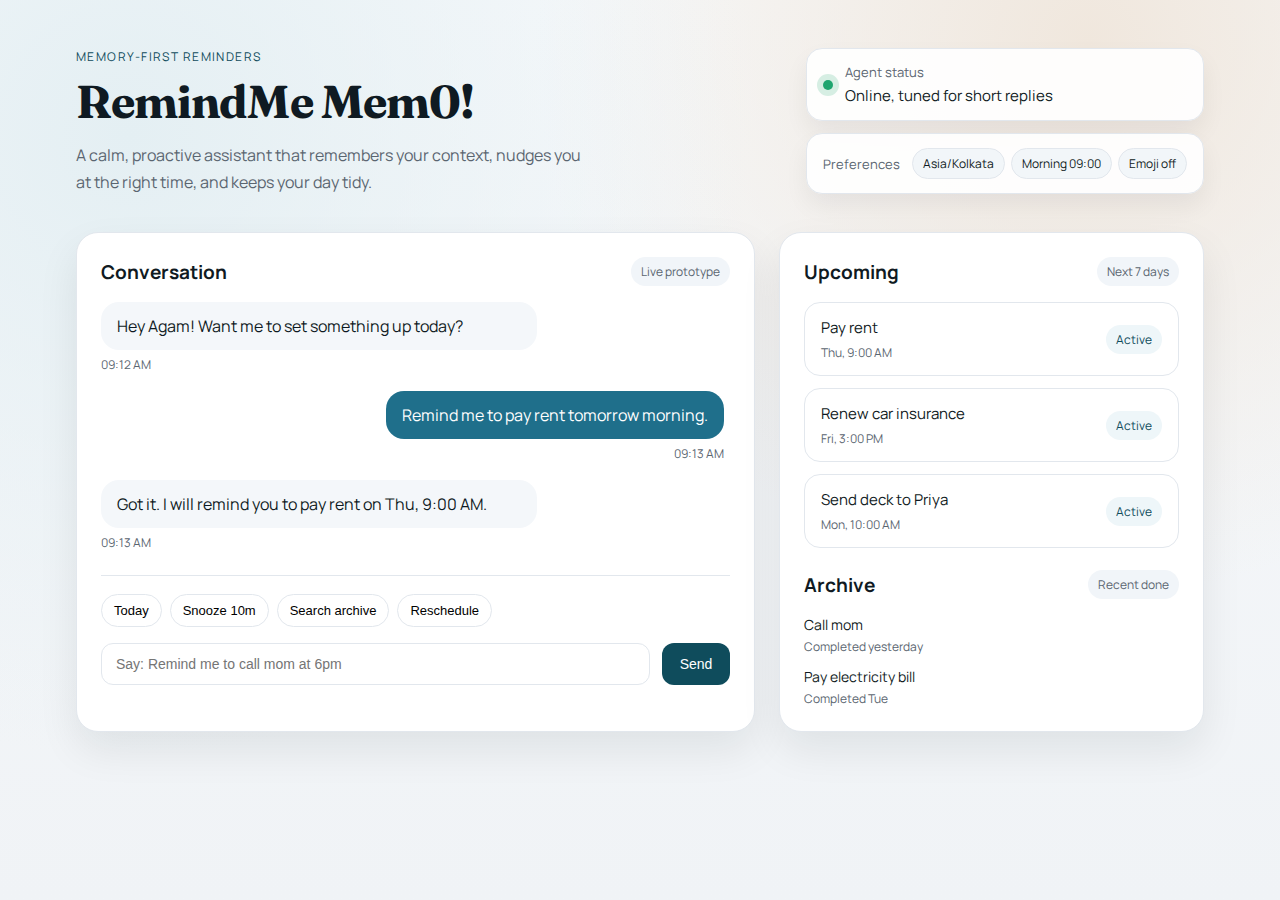
<file: chat-ui/index.html>
<!doctype html>
<html lang="en">
  <head>
    <meta charset="UTF-8" />
    <meta name="viewport" content="width=device-width, initial-scale=1.0" />
    <title>RemindMe Mem0!</title>
    <link rel="preconnect" href="https://fonts.googleapis.com" />
    <link rel="preconnect" href="https://fonts.gstatic.com" crossorigin />
    <link
      href="https://fonts.googleapis.com/css2?family=Fraunces:opsz,wght@9..144,400;600&family=Manrope:wght@400;500;600&display=swap"
      rel="stylesheet"
    />
    <link rel="stylesheet" href="styles.css" />
  </head>
  <body>
    <div class="page">
      <header class="hero">
        <div>
          <p class="eyebrow">Memory-first reminders</p>
          <h1>RemindMe Mem0!</h1>
          <p class="subhead">
            A calm, proactive assistant that remembers your context, nudges you
            at the right time, and keeps your day tidy.
          </p>
        </div>
        <div class="status">
          <div class="status-card">
            <span class="dot"></span>
            <div>
              <p class="status-title">Agent status</p>
              <p class="status-body">Online, tuned for short replies</p>
            </div>
          </div>
          <div class="status-card">
            <p class="status-title">Preferences</p>
            <div class="chips">
              <span>Asia/Kolkata</span>
              <span>Morning 09:00</span>
              <span>Emoji off</span>
            </div>
          </div>
        </div>
      </header>

      <main class="workspace">
        <section class="panel conversation">
          <div class="panel-header">
            <h2>Conversation</h2>
            <span class="panel-tag">Live prototype</span>
          </div>

          <div id="chat" class="chat">
            <div class="message bot">
              <p class="bubble">
                Hey Agam! Want me to set something up today?
              </p>
              <span class="meta">09:12 AM</span>
            </div>
            <div class="message user">
              <p class="bubble">Remind me to pay rent tomorrow morning.</p>
              <span class="meta">09:13 AM</span>
            </div>
            <div class="message bot">
              <p class="bubble">
                Got it. I will remind you to pay rent on Thu, 9:00 AM.
              </p>
              <span class="meta">09:13 AM</span>
            </div>
          </div>

          <div class="composer">
            <div class="quick-actions">
              <button data-quick="What is coming up today?">Today</button>
              <button data-quick="Snooze 10 minutes">Snooze 10m</button>
              <button data-quick="Show completed rent reminders">
                Search archive
              </button>
              <button data-quick="Reschedule to 6pm">Reschedule</button>
            </div>
            <div class="input-row">
              <input
                id="input"
                type="text"
                placeholder="Say: Remind me to call mom at 6pm"
                autocomplete="off"
              />
              <button id="send">Send</button>
            </div>
          </div>
        </section>

        <aside class="panel summary">
          <div class="panel-header">
            <h2>Upcoming</h2>
            <span class="panel-tag">Next 7 days</span>
          </div>
          <div class="cards" id="upcoming">
            <div class="card">
              <div>
                <p class="card-title">Pay rent</p>
                <p class="card-sub">Thu, 9:00 AM</p>
              </div>
              <span class="pill">Active</span>
            </div>
            <div class="card">
              <div>
                <p class="card-title">Renew car insurance</p>
                <p class="card-sub">Fri, 3:00 PM</p>
              </div>
              <span class="pill">Active</span>
            </div>
            <div class="card">
              <div>
                <p class="card-title">Send deck to Priya</p>
                <p class="card-sub">Mon, 10:00 AM</p>
              </div>
              <span class="pill">Active</span>
            </div>
          </div>

          <div class="panel-header spaced">
            <h2>Archive</h2>
            <span class="panel-tag">Recent done</span>
          </div>
          <div class="archive" id="archive">
            <div>
              <p class="archive-title">Call mom</p>
              <p class="archive-sub">Completed yesterday</p>
            </div>
            <div>
              <p class="archive-title">Pay electricity bill</p>
              <p class="archive-sub">Completed Tue</p>
            </div>
          </div>
        </aside>
      </main>
    </div>

    <script src="app.js"></script>
  </body>
</html>
</file>
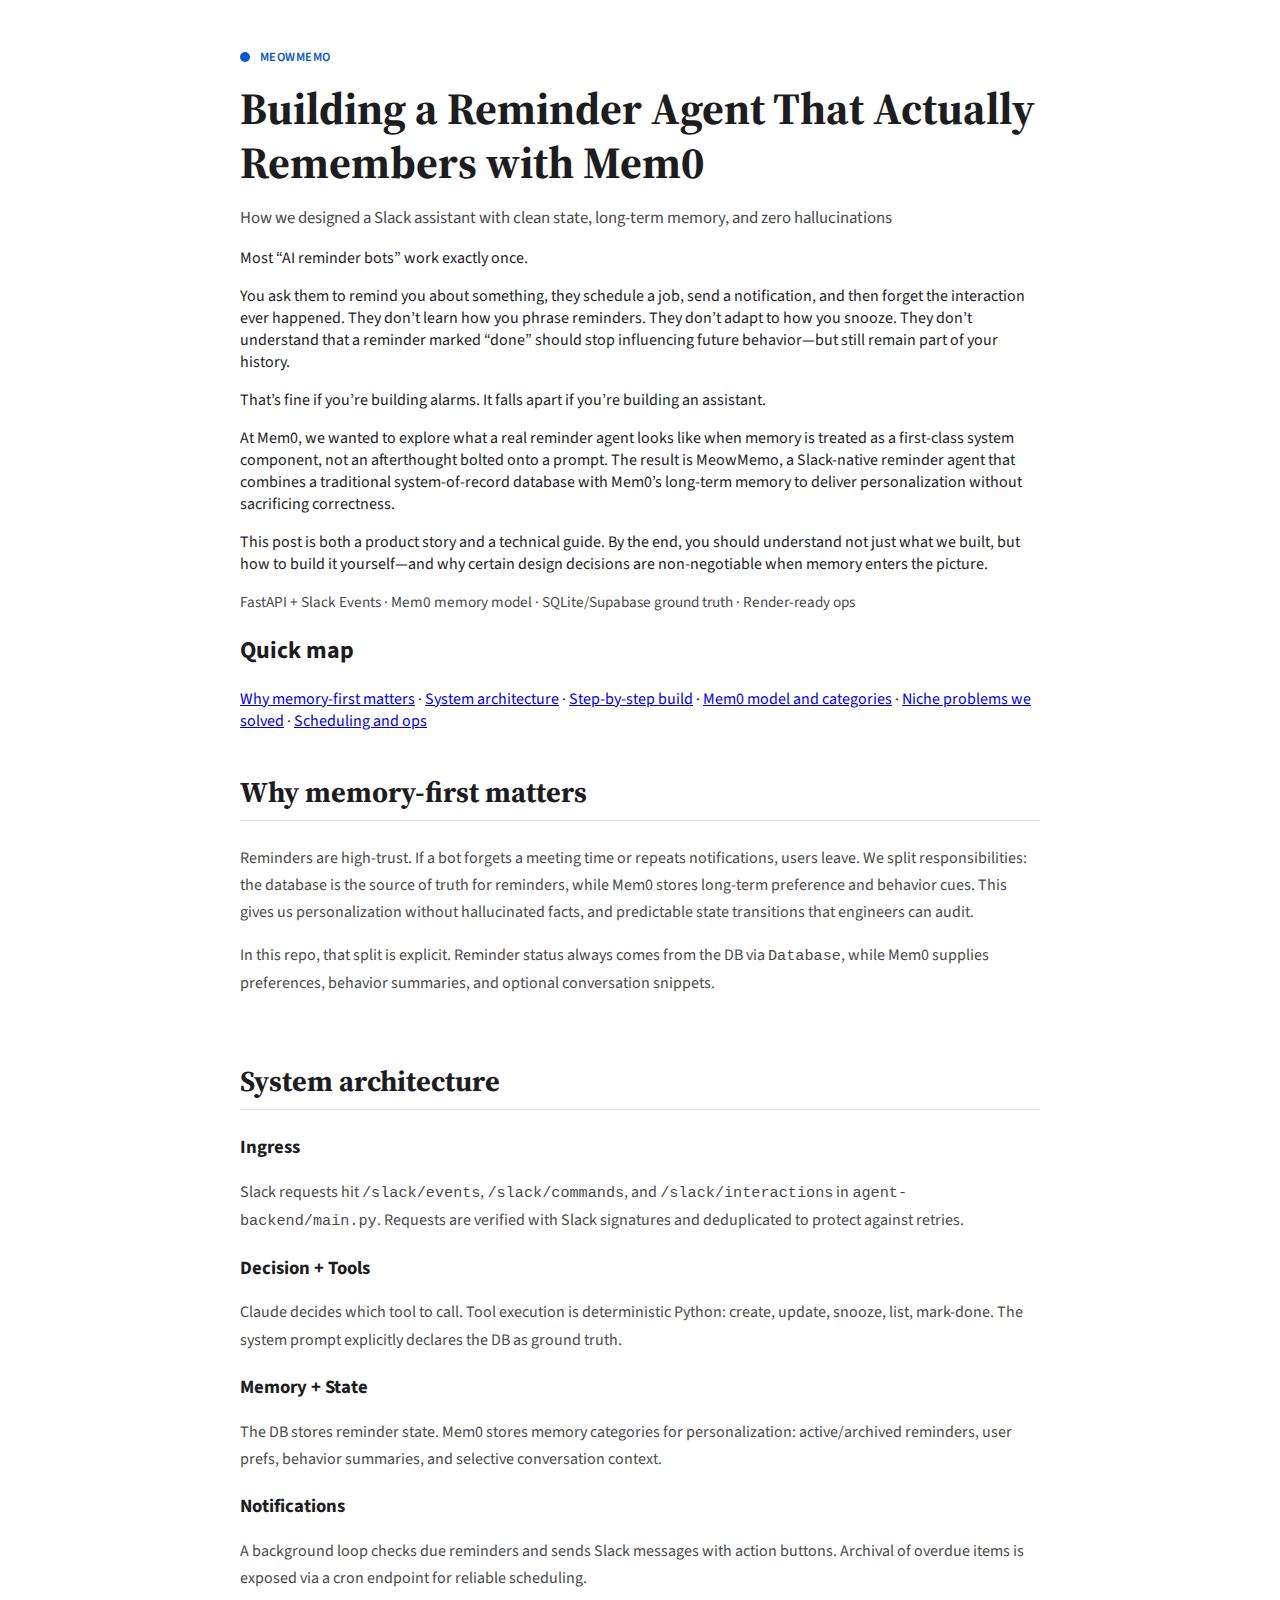
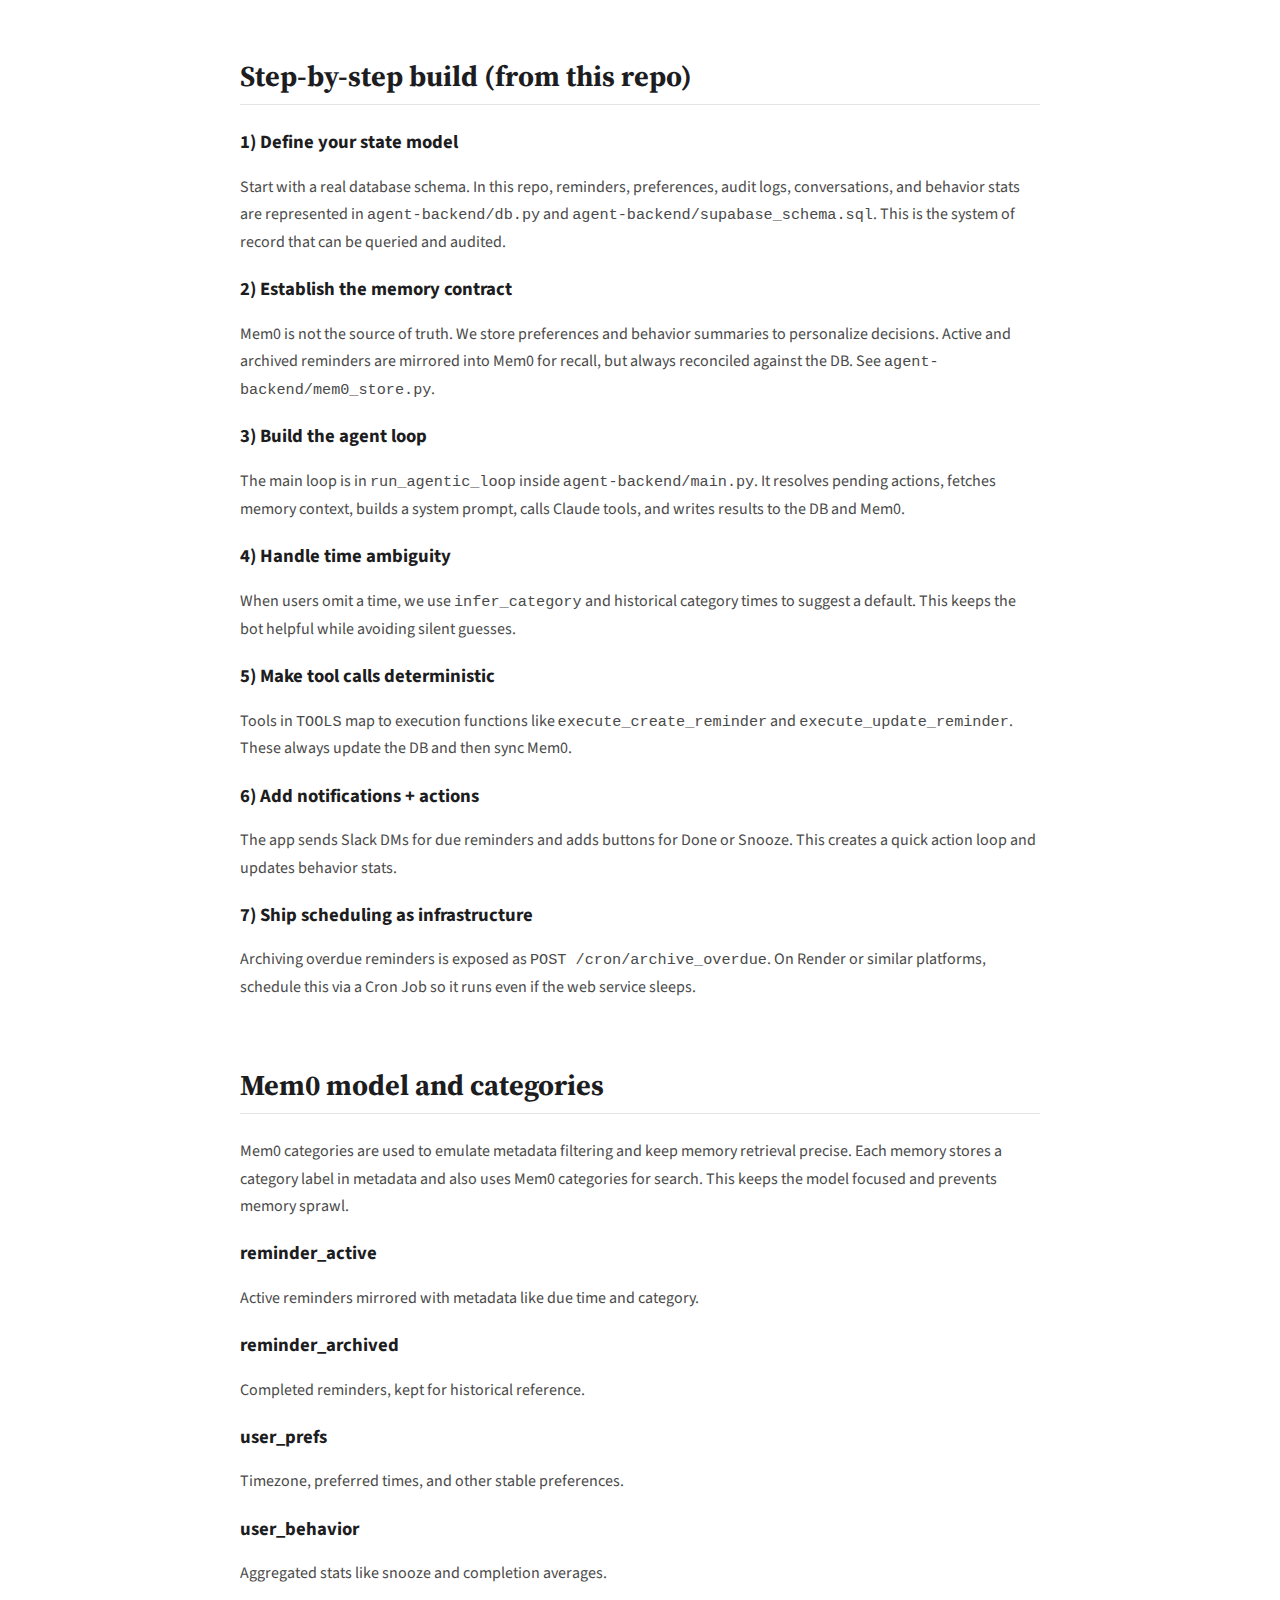
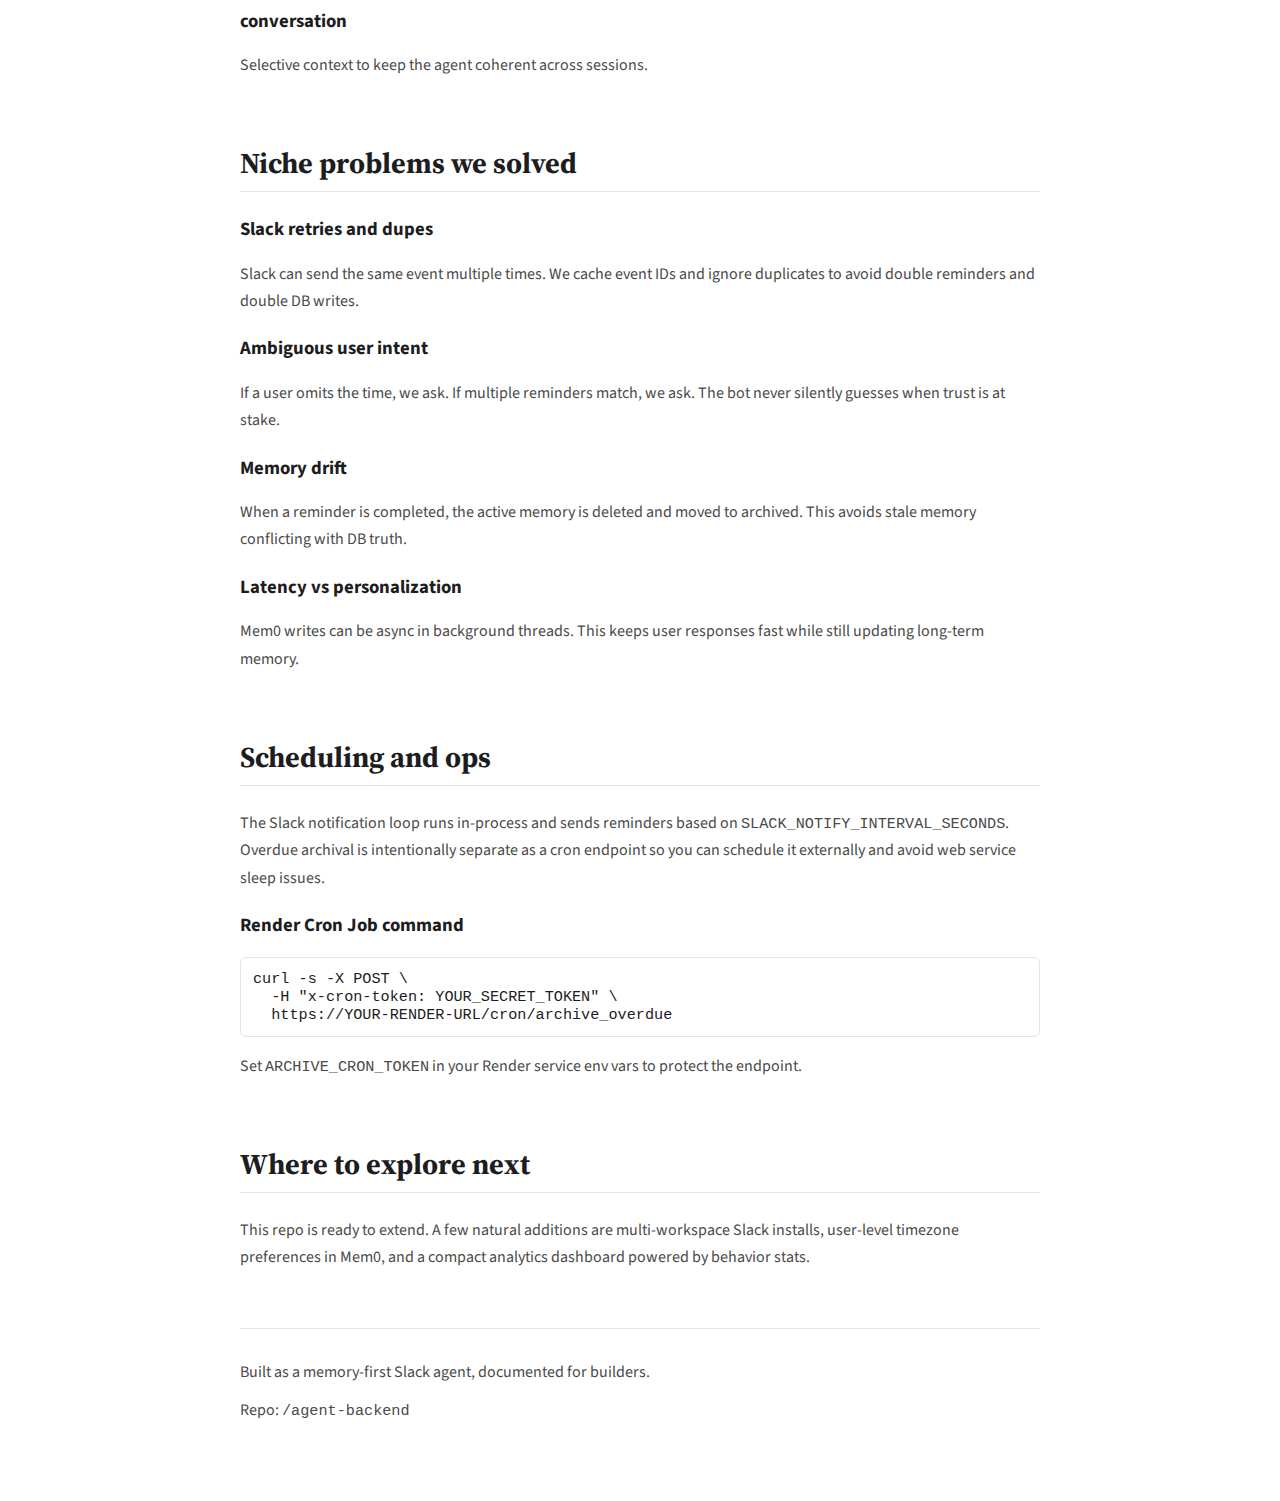
<file: docs/index.html>
<!doctype html>
<html lang="en">
  <head>
    <meta charset="utf-8" />
    <meta name="viewport" content="width=device-width, initial-scale=1" />
    <title>MeowMemo: Memory-First Slack Reminder Agent</title>
    <meta
      name="description"
      content="A technical, readable guide to building a memory-first Slack reminder agent with Mem0, FastAPI, and Slack events."
    />
    <link rel="preconnect" href="https://fonts.googleapis.com" />
    <link rel="preconnect" href="https://fonts.gstatic.com" crossorigin />
    <link
      href="https://fonts.googleapis.com/css2?family=Source+Sans+3:wght@400;500;600&family=Source+Serif+4:wght@400;600;700&display=swap"
      rel="stylesheet"
    />
    <link rel="stylesheet" href="./styles.css" />
  </head>
  <body>
    <main class="page">
      <header>
        <div class="hero__brand">
          <span class="brand-dot"></span>
          <span class="brand-name">MeowMemo</span>
        </div>
        <h1>Building a Reminder Agent That Actually Remembers with Mem0</h1>
        <p class="hero__lede">
          How we designed a Slack assistant with clean state, long-term memory, and zero hallucinations
        </p>
        <p>
          Most “AI reminder bots” work exactly once.
        </p>
        <p>
          You ask them to remind you about something, they schedule a job, send a notification, and then forget the interaction ever happened. They don’t learn how you phrase reminders. They don’t adapt to how you snooze. They don’t understand that a reminder marked “done” should stop influencing future behavior—but still remain part of your history.
        </p>
        <p>
          That’s fine if you’re building alarms. It falls apart if you’re building an assistant.
        </p>
        <p>
          At Mem0, we wanted to explore what a real reminder agent looks like when memory is treated as a first-class system component, not an afterthought bolted onto a prompt. The result is MeowMemo, a Slack-native reminder agent that combines a traditional system-of-record database with Mem0’s long-term memory to deliver personalization without sacrificing correctness.
        </p>
        <p>
          This post is both a product story and a technical guide. By the end, you should understand not just what we built, but how to build it yourself—and why certain design decisions are non-negotiable when memory enters the picture.
        </p>
        <p class="meta-line">
          FastAPI + Slack Events · Mem0 memory model · SQLite/Supabase ground truth · Render-ready ops
        </p>
      </header>

      <section class="toc">
        <h2>Quick map</h2>
        <p>
          <a href="#why-memory">Why memory-first matters</a> ·
          <a href="#architecture">System architecture</a> ·
          <a href="#step-by-step">Step-by-step build</a> ·
          <a href="#mem0">Mem0 model and categories</a> ·
          <a href="#niche">Niche problems we solved</a> ·
          <a href="#ops">Scheduling and ops</a>
        </p>
      </section>

      <section id="why-memory" class="section">
        <h2>Why memory-first matters</h2>
        <p>
          Reminders are high-trust. If a bot forgets a meeting time or repeats
          notifications, users leave. We split responsibilities: the database is the
          source of truth for reminders, while Mem0 stores long-term preference and
          behavior cues. This gives us personalization without hallucinated facts,
          and predictable state transitions that engineers can audit.
        </p>
        <p>
          In this repo, that split is explicit. Reminder status always comes from
          the DB via <span class="code">Database</span>, while Mem0 supplies
          preferences, behavior summaries, and optional conversation snippets.
        </p>
      </section>

      <section id="architecture" class="section">
        <h2>System architecture</h2>
        <h3>Ingress</h3>
        <p>
          Slack requests hit <span class="code">/slack/events</span>,
          <span class="code">/slack/commands</span>, and
          <span class="code">/slack/interactions</span> in
          <span class="code">agent-backend/main.py</span>. Requests are verified
          with Slack signatures and deduplicated to protect against retries.
        </p>
        <h3>Decision + Tools</h3>
        <p>
          Claude decides which tool to call. Tool execution is deterministic
          Python: create, update, snooze, list, mark-done. The system prompt
          explicitly declares the DB as ground truth.
        </p>
        <h3>Memory + State</h3>
        <p>
          The DB stores reminder state. Mem0 stores memory categories for
          personalization: active/archived reminders, user prefs, behavior
          summaries, and selective conversation context.
        </p>
        <h3>Notifications</h3>
        <p>
          A background loop checks due reminders and sends Slack messages with
          action buttons. Archival of overdue items is exposed via a cron
          endpoint for reliable scheduling.
        </p>
      </section>

      <section id="step-by-step" class="section">
        <h2>Step-by-step build (from this repo)</h2>
        <h3>1) Define your state model</h3>
        <p>
          Start with a real database schema. In this repo, reminders, preferences,
          audit logs, conversations, and behavior stats are represented in
          <span class="code">agent-backend/db.py</span> and
          <span class="code">agent-backend/supabase_schema.sql</span>. This is
          the system of record that can be queried and audited.
        </p>
        <h3>2) Establish the memory contract</h3>
        <p>
          Mem0 is not the source of truth. We store preferences and behavior
          summaries to personalize decisions. Active and archived reminders are
          mirrored into Mem0 for recall, but always reconciled against the DB.
          See <span class="code">agent-backend/mem0_store.py</span>.
        </p>
        <h3>3) Build the agent loop</h3>
        <p>
          The main loop is in <span class="code">run_agentic_loop</span> inside
          <span class="code">agent-backend/main.py</span>. It resolves pending
          actions, fetches memory context, builds a system prompt, calls Claude
          tools, and writes results to the DB and Mem0.
        </p>
        <h3>4) Handle time ambiguity</h3>
        <p>
          When users omit a time, we use <span class="code">infer_category</span>
          and historical category times to suggest a default. This keeps the bot
          helpful while avoiding silent guesses.
        </p>
        <h3>5) Make tool calls deterministic</h3>
        <p>
          Tools in <span class="code">TOOLS</span> map to execution functions
          like <span class="code">execute_create_reminder</span> and
          <span class="code">execute_update_reminder</span>. These always update
          the DB and then sync Mem0.
        </p>
        <h3>6) Add notifications + actions</h3>
        <p>
          The app sends Slack DMs for due reminders and adds buttons for Done or
          Snooze. This creates a quick action loop and updates behavior stats.
        </p>
        <h3>7) Ship scheduling as infrastructure</h3>
        <p>
          Archiving overdue reminders is exposed as
          <span class="code">POST /cron/archive_overdue</span>. On Render or
          similar platforms, schedule this via a Cron Job so it runs even if the
          web service sleeps.
        </p>
      </section>

      <section id="mem0" class="section">
        <h2>Mem0 model and categories</h2>
        <p>
          Mem0 categories are used to emulate metadata filtering and keep memory
          retrieval precise. Each memory stores a category label in metadata and
          also uses Mem0 categories for search. This keeps the model focused and
          prevents memory sprawl.
        </p>
        <h3>reminder_active</h3>
        <p>Active reminders mirrored with metadata like due time and category.</p>
        <h3>reminder_archived</h3>
        <p>Completed reminders, kept for historical reference.</p>
        <h3>user_prefs</h3>
        <p>Timezone, preferred times, and other stable preferences.</p>
        <h3>user_behavior</h3>
        <p>Aggregated stats like snooze and completion averages.</p>
        <h3>conversation</h3>
        <p>Selective context to keep the agent coherent across sessions.</p>
      </section>

      <section id="niche" class="section">
        <h2>Niche problems we solved</h2>
        <h3>Slack retries and dupes</h3>
        <p>
          Slack can send the same event multiple times. We cache event IDs and
          ignore duplicates to avoid double reminders and double DB writes.
        </p>
        <h3>Ambiguous user intent</h3>
        <p>
          If a user omits the time, we ask. If multiple reminders match, we
          ask. The bot never silently guesses when trust is at stake.
        </p>
        <h3>Memory drift</h3>
        <p>
          When a reminder is completed, the active memory is deleted and moved
          to archived. This avoids stale memory conflicting with DB truth.
        </p>
        <h3>Latency vs personalization</h3>
        <p>
          Mem0 writes can be async in background threads. This keeps user
          responses fast while still updating long-term memory.
        </p>
      </section>

      <section id="ops" class="section">
        <h2>Scheduling and ops</h2>
        <p>
          The Slack notification loop runs in-process and sends reminders based on
          <span class="code">SLACK_NOTIFY_INTERVAL_SECONDS</span>. Overdue archival
          is intentionally separate as a cron endpoint so you can schedule it
          externally and avoid web service sleep issues.
        </p>
        <h3>Render Cron Job command</h3>
        <pre><code>curl -s -X POST \
  -H "x-cron-token: YOUR_SECRET_TOKEN" \
  https://YOUR-RENDER-URL/cron/archive_overdue</code></pre>
        <p>
          Set <span class="code">ARCHIVE_CRON_TOKEN</span> in your Render service
          env vars to protect the endpoint.
        </p>
      </section>

      <section class="section">
        <h2>Where to explore next</h2>
        <p>
          This repo is ready to extend. A few natural additions are multi-workspace
          Slack installs, user-level timezone preferences in Mem0, and a compact
          analytics dashboard powered by behavior stats.
        </p>
      </section>

      <footer class="footer">
        <p>Built as a memory-first Slack agent, documented for builders.</p>
        <p>Repo: <span class="code">/agent-backend</span></p>
      </footer>
    </main>
  </body>
</html>
</file>
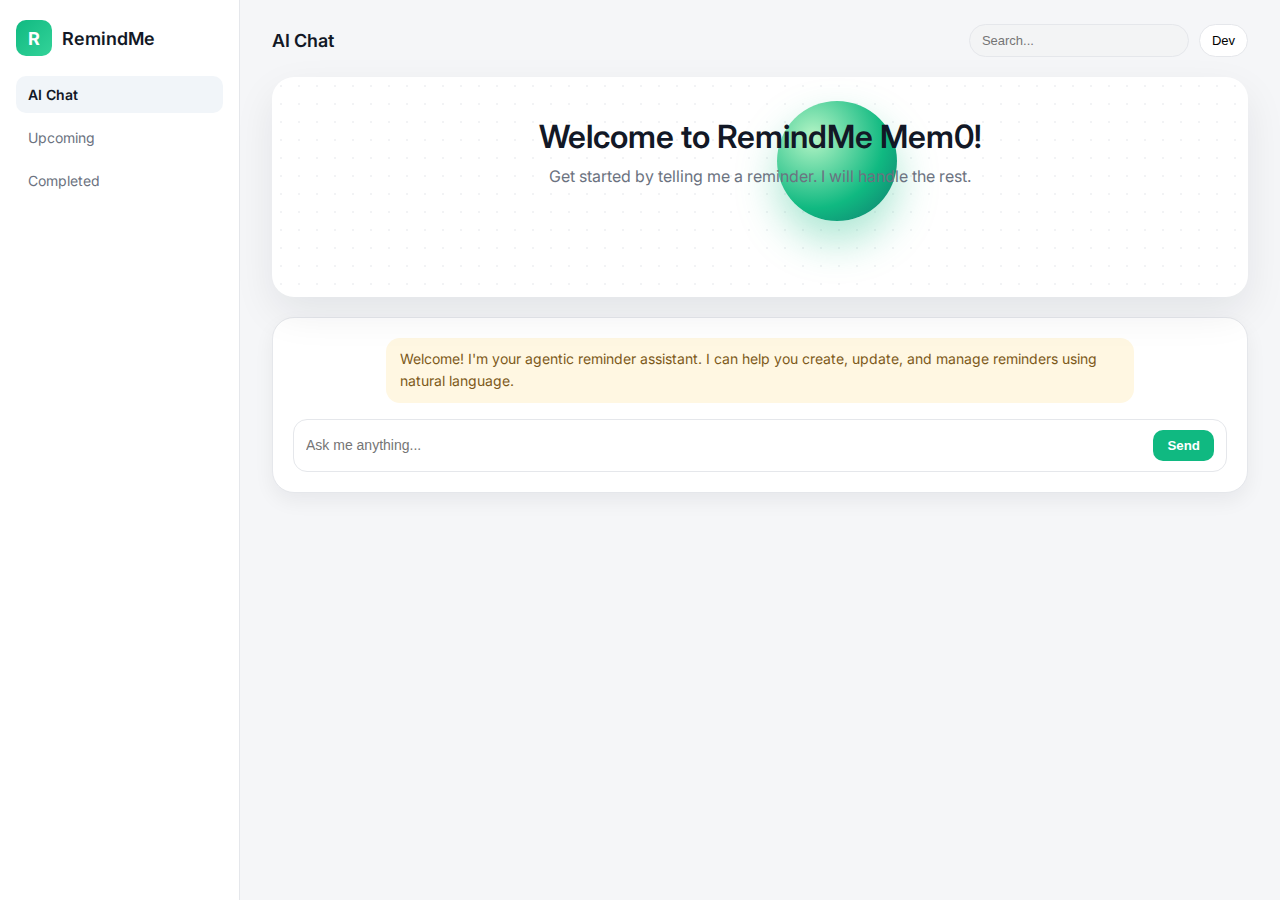
<file: agent-backend/templates/index.html>
<!DOCTYPE html>
<html lang="en">
<head>
    <meta charset="UTF-8" />
    <meta name="viewport" content="width=device-width, initial-scale=1.0" />
    <title>RemindMe Mem0!</title>
    <link rel="preconnect" href="https://fonts.googleapis.com" />
    <link rel="preconnect" href="https://fonts.gstatic.com" crossorigin />
    <link href="https://fonts.googleapis.com/css2?family=Inter:wght@400;500;600;700&family=JetBrains+Mono:wght@400;500&display=swap" rel="stylesheet" />
    <style>
        :root {
            color-scheme: light;
            --bg: #f5f6f8;
            --ink: #121826;
            --muted: #6b7280;
            --panel: #ffffff;
            --line: #e5e7eb;
            --primary: #10b981;
            --secondary: #6366f1;
            --shadow: 0 16px 40px rgba(15, 23, 42, 0.08);
            --shadow-soft: 0 8px 20px rgba(15, 23, 42, 0.06);
            --radius-lg: 22px;
            --radius-md: 16px;
            --radius-sm: 12px;
        }

        * {
            margin: 0;
            padding: 0;
            box-sizing: border-box;
        }

        body {
            font-family: "Inter", -apple-system, BlinkMacSystemFont, sans-serif;
            background: var(--bg);
            color: var(--ink);
            min-height: 100vh;
        }

        .app {
            display: grid;
            grid-template-columns: 240px minmax(0, 1fr);
            min-height: 100vh;
        }

        .sidebar {
            background: #ffffff;
            border-right: 1px solid var(--line);
            display: flex;
            flex-direction: column;
            padding: 20px 16px;
            gap: 20px;
        }

        .brand {
            display: flex;
            align-items: center;
            gap: 10px;
            font-weight: 600;
            font-size: 18px;
        }

        .brand-mark {
            width: 36px;
            height: 36px;
            border-radius: 10px;
            background: linear-gradient(135deg, #10b981, #34d399);
            display: grid;
            place-items: center;
            color: #fff;
            font-weight: 700;
        }

        .nav {
            display: grid;
            gap: 6px;
        }

        .nav-item {
            display: flex;
            align-items: center;
            gap: 10px;
            padding: 10px 12px;
            border-radius: 10px;
            font-size: 14px;
            color: var(--muted);
            cursor: pointer;
        }

        .nav-item.active {
            background: #f1f5f9;
            color: var(--ink);
            font-weight: 600;
        }

        .user-box {
            margin-top: auto;
            border-top: 1px solid var(--line);
            padding-top: 16px;
            display: grid;
            gap: 10px;
        }

        .user-box label {
            font-size: 12px;
            color: var(--muted);
        }

        .user-box input {
            border: 1px solid var(--line);
            border-radius: 10px;
            padding: 8px 10px;
            font-size: 13px;
        }

        .main {
            display: flex;
            flex-direction: column;
            padding: 24px 32px 32px;
            gap: 20px;
        }

        .topbar {
            display: flex;
            align-items: center;
            justify-content: space-between;
        }

        .topbar h1 {
            font-size: 18px;
            font-weight: 600;
        }

        .topbar-actions {
            display: flex;
            align-items: center;
            gap: 10px;
        }

        .search {
            border: 1px solid var(--line);
            border-radius: 999px;
            padding: 8px 12px;
            font-size: 13px;
            min-width: 220px;
        }

        .ghost {
            border: 1px solid var(--line);
            background: #fff;
            border-radius: 999px;
            padding: 8px 12px;
            font-size: 13px;
            cursor: pointer;
        }

        .hero {
            position: relative;
            background: #ffffff;
            border-radius: var(--radius-lg);
            padding: 40px;
            min-height: 220px;
            box-shadow: var(--shadow);
            overflow: hidden;
        }

        .hero::before {
            content: "";
            position: absolute;
            inset: 0;
            background-image: radial-gradient(#e5e7eb 1px, transparent 1px);
            background-size: 18px 18px;
            opacity: 0.5;
        }

        .orb {
            position: absolute;
            width: 120px;
            height: 120px;
            border-radius: 50%;
            background: radial-gradient(circle at 30% 30%, #b6f5c6, #10b981 60%, #0f766e 100%);
            top: 24px;
            right: 36%;
            box-shadow: 0 20px 40px rgba(16, 185, 129, 0.35);
        }

        .hero-content {
            position: relative;
            z-index: 1;
            text-align: center;
            display: grid;
            gap: 10px;
        }

        .hero-title {
            font-size: 32px;
            font-weight: 600;
        }

        .hero-sub {
            color: var(--muted);
        }

        .chat-shell {
            background: #ffffff;
            border: 1px solid var(--line);
            border-radius: var(--radius-lg);
            padding: 20px;
            box-shadow: var(--shadow-soft);
            display: flex;
            flex-direction: column;
            gap: 16px;
        }

        .chat-messages {
            max-height: 360px;
            overflow-y: auto;
            display: flex;
            flex-direction: column;
            gap: 12px;
        }

        .message {
            max-width: 80%;
            padding: 10px 14px;
            border-radius: 14px;
            font-size: 14px;
            line-height: 1.6;
        }

        .message.user {
            align-self: flex-end;
            background: #111827;
            color: #fff;
        }

        .message.assistant {
            align-self: flex-start;
            background: #f3f4f6;
        }

        .message.system {
            align-self: center;
            background: #fff7e2;
            color: #7d5a1a;
        }

        .list-card {
            background: #f8fafc;
            border: 1px solid var(--line);
            border-radius: 14px;
            padding: 14px 16px;
            display: grid;
            gap: 12px;
        }

        .list-section h4 {
            margin: 0 0 6px;
            font-size: 12px;
            text-transform: uppercase;
            letter-spacing: 0.08em;
            color: var(--muted);
        }

        .list-section ul {
            list-style: none;
            padding: 0;
            margin: 0;
            display: grid;
            gap: 6px;
        }

        .list-section li {
            font-size: 14px;
        }

        .composer {
            display: flex;
            gap: 12px;
            border: 1px solid var(--line);
            border-radius: 14px;
            padding: 10px 12px;
        }

        .composer input {
            flex: 1;
            border: none;
            outline: none;
            font-size: 14px;
        }

        .send {
            background: var(--primary);
            color: #fff;
            border: none;
            border-radius: 10px;
            padding: 8px 14px;
            cursor: pointer;
            font-weight: 600;
        }

        .toast-container {
            position: fixed;
            bottom: 24px;
            right: 24px;
            display: grid;
            gap: 12px;
            z-index: 50;
        }

        .toast {
            background: #ffffff;
            border: 1px solid var(--line);
            border-radius: 14px;
            box-shadow: var(--shadow);
            padding: 12px 14px;
            display: grid;
            gap: 6px;
            min-width: 260px;
        }

        .toast-actions {
            display: flex;
            gap: 8px;
        }

        .toast-button {
            border: 1px solid var(--line);
            background: #fff;
            border-radius: 999px;
            padding: 6px 10px;
            font-size: 12px;
            cursor: pointer;
        }

        .toast-button.primary {
            background: var(--primary);
            border-color: var(--primary);
            color: #fff;
        }

        .debug-panel {
            position: fixed;
            top: 0;
            right: 0;
            height: 100%;
            width: 360px;
            background: #0f172a;
            color: #e2e8f0;
            transform: translateX(100%);
            transition: transform 0.3s ease;
            z-index: 40;
            display: flex;
            flex-direction: column;
        }

        .debug-panel.open {
            transform: translateX(0);
        }

        .debug-header {
            padding: 16px 20px;
            font-weight: 600;
            border-bottom: 1px solid rgba(148, 163, 184, 0.2);
            display: flex;
            justify-content: space-between;
        }

        .debug-content {
            padding: 20px;
            overflow-y: auto;
            font-family: "JetBrains Mono", monospace;
            font-size: 12px;
        }

        .debug-section h3 {
            font-size: 12px;
            text-transform: uppercase;
            letter-spacing: 0.08em;
            color: #7dd3fc;
            margin-bottom: 8px;
        }

        .debug-item {
            background: rgba(15, 23, 42, 0.8);
            border: 1px solid rgba(148, 163, 184, 0.2);
            padding: 10px;
            border-radius: 8px;
            margin-bottom: 8px;
        }

        .debug-item pre {
            white-space: pre-wrap;
            word-wrap: break-word;
        }

        .badge {
            display: inline-block;
            padding: 4px 8px;
            border-radius: 999px;
            font-size: 11px;
            font-weight: 600;
            margin-right: 8px;
            background: #1e293b;
            color: #e2e8f0;
        }

        @media (max-width: 1024px) {
            .app {
                grid-template-columns: 1fr;
            }

            .sidebar {
                flex-direction: row;
                align-items: center;
                justify-content: space-between;
                border-right: none;
                border-bottom: 1px solid var(--line);
            }

            .user-box {
                margin-top: 0;
            }
        }
    </style>
</head>
<body>
<div class="app">
    <aside class="sidebar">
        <div class="brand">
            <div class="brand-mark">R</div>
            RemindMe
        </div>
        <nav class="nav">
            <div class="nav-item active">AI Chat</div>
            <div class="nav-item">Upcoming</div>
            <div class="nav-item">Completed</div>
        </nav>
    </aside>

    <main class="main">
        <div class="topbar">
            <h1>AI Chat</h1>
            <div class="topbar-actions">
                <input class="search" type="text" placeholder="Search..." disabled />
                <button class="ghost" id="debug-toggle">Dev</button>
            </div>
        </div>

        <section class="hero">
            <div class="orb"></div>
            <div class="hero-content">
                <div class="hero-title">Welcome to RemindMe Mem0!</div>
                <div class="hero-sub">Get started by telling me a reminder. I will handle the rest.</div>
            </div>
        </section>

        <section class="chat-shell">
            <div class="chat-messages" id="chat-messages">
                <div class="message system">
                    Welcome! I'm your agentic reminder assistant. I can help you create, update, and manage reminders using natural language.
                </div>
            </div>
            <div class="composer">
                <input
                    type="text"
                    id="message-input"
                    placeholder="Ask me anything..."
                    autocomplete="off"
                />
                <button class="send" id="send-button">Send</button>
            </div>
        </section>
    </main>
</div>

<div class="toast-container" id="toast-container"></div>

<div class="debug-panel" id="debug-panel">
    <div class="debug-header">
        <span>Debug Panel</span>
        <button class="ghost" id="debug-close">Close</button>
    </div>
    <div class="debug-content" id="debug-content">
        <div class="debug-section">
            <h3>Waiting</h3>
            <div class="debug-item">Send a message to see debug information...</div>
        </div>
    </div>
</div>

<script>
    const messageInput = document.getElementById('message-input');
    const sendButton = document.getElementById('send-button');
    const chatMessages = document.getElementById('chat-messages');
    const debugContent = document.getElementById('debug-content');
    const debugPanel = document.getElementById('debug-panel');
    const debugToggle = document.getElementById('debug-toggle');
    const debugClose = document.getElementById('debug-close');
    const toastContainer = document.getElementById('toast-container');

    let isProcessing = false;

    function getUserId() {
        return 'slack_only';
    }

    debugToggle.addEventListener('click', () => {
        debugPanel.classList.add('open');
    });

    debugClose.addEventListener('click', () => {
        debugPanel.classList.remove('open');
    });

    function addMessage(text, type) {
        const messageDiv = document.createElement('div');
        messageDiv.className = `message ${type}`;
        messageDiv.textContent = text;
        chatMessages.appendChild(messageDiv);
        chatMessages.scrollTop = chatMessages.scrollHeight;
    }

    function escapeHtml(text) {
        const div = document.createElement('div');
        div.textContent = text;
        return div.innerHTML;
    }

    function addFormattedListMessage(text) {
        const sections = text.split('\n\n').map(section => section.trim()).filter(Boolean);
        const wrapper = document.createElement('div');
        wrapper.className = 'message assistant';
        const card = document.createElement('div');
        card.className = 'list-card';

        sections.forEach(section => {
            const lines = section.split('\n').map(line => line.trim()).filter(Boolean);
            if (!lines.length) return;
            const title = lines[0].replace(/:\s*$/, '');
            const items = lines.slice(1).map(line => line.replace(/^•\s*/, ''));
            const sectionDiv = document.createElement('div');
            sectionDiv.className = 'list-section';
            sectionDiv.innerHTML = `
                <h4>${escapeHtml(title)}</h4>
                <ul>
                  ${items.map(item => `<li>${escapeHtml(item)}</li>`).join('')}
                </ul>
            `;
            card.appendChild(sectionDiv);
        });

        wrapper.appendChild(card);
        chatMessages.appendChild(wrapper);
        chatMessages.scrollTop = chatMessages.scrollHeight;
    }

    function showToast(title, meta, actions = [], reminderId = null) {
        const toast = document.createElement('div');
        toast.className = 'toast';
        if (reminderId) {
            toast.dataset.reminderId = reminderId;
        }

        let actionsHTML = '';
        if (actions.length > 0) {
            actionsHTML = `<div class="toast-actions">${actions.map(a =>
                `<button class="toast-button ${a.type}" data-action="${a.action}">${a.label}</button>`
            ).join('')}</div>`;
        }

        toast.innerHTML = `
            <div class="toast-title">${title}</div>
            <div class="toast-meta">${meta}</div>
            ${actionsHTML}
        `;

        if (actions.length > 0) {
            toast.addEventListener('click', (event) => {
                const target = event.target;
                if (!target || !target.dataset.action) return;
                const action = target.dataset.action;
                toast.remove();
                if (action === 'done') {
                    sendReminderAction('/action/done', {
                        reminder_id: reminderId,
                        user_id: getUserId()
                    });
                } else if (action === 'snooze') {
                    sendReminderAction('/action/snooze', {
                        reminder_id: reminderId,
                        snooze_str: '10 minutes',
                        user_id: getUserId()
                    });
                }
            });
        }

        toastContainer.appendChild(toast);
        setTimeout(() => {
            toast.style.opacity = '0';
            setTimeout(() => toast.remove(), 300);
        }, 8000);
    }

    async function sendMessage() {
        const message = messageInput.value.trim();
        if (!message || isProcessing) return;

        isProcessing = true;
        sendButton.disabled = true;
        sendButton.textContent = '...';

        addMessage(message, 'user');
        messageInput.value = '';

        try {
            const formData = new FormData();
            formData.append('message', message);
            formData.append('user_id', getUserId());

            const response = await fetch('/chat', {
                method: 'POST',
                body: formData
            });

            const data = await response.json();

            if (data.success) {
                if (
                    typeof data.response === 'string' &&
                    (data.response.includes('Upcoming (') ||
                     data.response.includes('Rescheduled (') ||
                     data.response.includes('Completed ('))
                ) {
                    addFormattedListMessage(data.response);
                } else {
                    addMessage(data.response, 'assistant');
                }
                updateDebugPanel(data.debug, data.elapsed);
            } else {
                addMessage('Sorry, something went wrong. Please try again.', 'system');
            }
        } catch (error) {
            console.error('Error:', error);
            addMessage('Error connecting to server. Please try again.', 'system');
        } finally {
            isProcessing = false;
            sendButton.disabled = false;
            sendButton.textContent = 'Send';
        }
    }

    function updateDebugPanel(debug, elapsed) {
        let html = '';

        html += `<div class="debug-section">`;
        html += `<h3>Performance</h3>`;
        html += `<div class="debug-item">`;
        html += `<span class="badge">TIME</span> ${elapsed.toFixed(2)}s`;
        html += `</div></div>`;

        if (debug.retrieved_memories) {
            html += `<div class="debug-section">`;
            html += `<h3>Retrieved Memories</h3>`;
            html += `<div class="debug-item"><pre>${JSON.stringify(debug.retrieved_memories, null, 2)}</pre></div>`;
            html += `</div>`;
        }

        if (debug.tool_calls && debug.tool_calls.length > 0) {
            html += `<div class="debug-section">`;
            html += `<h3>Tool Calls (${debug.tool_calls.length})</h3>`;
            debug.tool_calls.forEach((tc) => {
                html += `<div class="debug-item">`;
                html += `<pre>${JSON.stringify(tc.input, null, 2)}</pre>`;
                if (tc.result) {
                    html += `<pre style="margin-top:8px;opacity:0.7">${JSON.stringify(tc.result, null, 2)}</pre>`;
                }
                html += `</div>`;
            });
            html += `</div>`;
        }

        debugContent.innerHTML = html || '<div class="debug-item">No debug data</div>';
    }

    async function sendReminderAction(path, payload) {
        const formData = new FormData();
        Object.entries(payload).forEach(([key, value]) => {
            formData.append(key, value);
        });
        try {
            await fetch(path, {
                method: 'POST',
                body: formData
            });
        } catch (error) {
            console.error('Action error:', error);
            addMessage('Network error while updating the reminder.', 'system');
        }
    }

    sendButton.addEventListener('click', sendMessage);
    messageInput.addEventListener('keypress', (e) => {
        if (e.key === 'Enter') sendMessage();
    });

    messageInput.focus();
</script>
</body>
</html>
</file>
<file: chat-ui/styles.css>
:root {
  color-scheme: light;
  --bg: #f4f6f8;
  --ink: #0f1a22;
  --muted: #5a6570;
  --panel: #ffffff;
  --accent: #1f6f8b;
  --accent-2: #0f4c5c;
  --line: #e2e7ed;
  --shadow: 0 18px 40px rgba(18, 23, 30, 0.08);
  --shadow-soft: 0 12px 24px rgba(18, 23, 30, 0.06);
  --glow: 0 0 0 4px rgba(31, 111, 139, 0.12);
}

* {
  box-sizing: border-box;
}

body {
  margin: 0;
  font-family: "Manrope", sans-serif;
  color: var(--ink);
  background: radial-gradient(circle at 10% 15%, #e4eff3, transparent 45%),
    radial-gradient(circle at 85% 5%, #f0e7dd, transparent 40%),
    linear-gradient(180deg, #f7f9fb 0%, #f0f3f6 100%);
  min-height: 100vh;
}

.page {
  max-width: 1200px;
  margin: 0 auto;
  padding: 48px 36px 72px;
}

.hero {
  display: flex;
  justify-content: space-between;
  align-items: flex-start;
  gap: 24px;
  margin-bottom: 36px;
}

.eyebrow {
  text-transform: uppercase;
  letter-spacing: 0.12em;
  font-size: 12px;
  color: var(--accent-2);
  margin: 0 0 8px;
}

h1 {
  font-family: "Fraunces", serif;
  font-size: 46px;
  margin: 0 0 12px;
  letter-spacing: -0.02em;
}

.subhead {
  max-width: 520px;
  color: var(--muted);
  font-size: 16px;
  line-height: 1.7;
  margin: 0;
}

.status {
  display: grid;
  gap: 12px;
}

.status-card {
  background: rgba(255, 255, 255, 0.9);
  border: 1px solid var(--line);
  border-radius: 16px;
  padding: 14px 16px;
  display: flex;
  align-items: center;
  gap: 12px;
  box-shadow: var(--shadow-soft);
}

.status-title {
  margin: 0;
  font-size: 13px;
  color: var(--muted);
}

.status-body {
  margin: 4px 0 0;
  font-size: 15px;
}

.dot {
  width: 10px;
  height: 10px;
  border-radius: 50%;
  background: #1fa56f;
  box-shadow: 0 0 0 6px rgba(31, 165, 111, 0.18);
}

.chips {
  display: flex;
  flex-wrap: wrap;
  gap: 6px;
}

.chips span {
  background: #f2f6f9;
  padding: 6px 10px;
  border-radius: 999px;
  font-size: 12px;
  border: 1px solid var(--line);
}

.workspace {
  display: grid;
  grid-template-columns: minmax(0, 1.6fr) minmax(0, 1fr);
  gap: 24px;
}

.panel {
  background: var(--panel);
  border-radius: 22px;
  border: 1px solid var(--line);
  padding: 24px;
  box-shadow: var(--shadow);
}

.panel-header {
  display: flex;
  align-items: center;
  justify-content: space-between;
  margin-bottom: 16px;
}

.panel-header h2 {
  margin: 0;
  font-size: 19px;
}

.panel-tag {
  font-size: 12px;
  padding: 6px 10px;
  border-radius: 999px;
  background: #f1f5f9;
  color: var(--muted);
}

.chat {
  display: grid;
  gap: 18px;
  max-height: 420px;
  overflow-y: auto;
  padding-right: 6px;
}

.message {
  display: flex;
  flex-direction: column;
  gap: 6px;
}

.message.user {
  align-items: flex-end;
}

.bubble {
  max-width: 70%;
  padding: 12px 16px;
  border-radius: 18px;
  background: #f4f7fa;
  line-height: 1.5;
  margin: 0;
}

.message.user .bubble {
  background: var(--accent);
  color: #fff;
}

.meta {
  font-size: 12px;
  color: var(--muted);
}

.composer {
  margin-top: 24px;
  border-top: 1px solid var(--line);
  padding-top: 18px;
  display: grid;
  gap: 16px;
}

.quick-actions {
  display: flex;
  flex-wrap: wrap;
  gap: 8px;
}

.quick-actions button {
  border: 1px solid var(--line);
  background: #fff;
  padding: 8px 12px;
  border-radius: 999px;
  cursor: pointer;
  font-size: 13px;
  transition: border-color 0.2s ease, transform 0.2s ease;
}

.quick-actions button:hover {
  border-color: var(--accent);
  transform: translateY(-1px);
}

.input-row {
  display: flex;
  gap: 12px;
}

.input-row input {
  flex: 1;
  padding: 12px 14px;
  border-radius: 12px;
  border: 1px solid var(--line);
  font-size: 14px;
  transition: border-color 0.2s ease, box-shadow 0.2s ease;
}

.input-row input:focus {
  outline: none;
  border-color: var(--accent);
  box-shadow: var(--glow);
}

.input-row button {
  background: var(--accent-2);
  color: #fff;
  border: none;
  padding: 12px 18px;
  border-radius: 12px;
  cursor: pointer;
  font-size: 14px;
  transition: transform 0.2s ease, box-shadow 0.2s ease;
}

.input-row button:hover {
  transform: translateY(-1px);
  box-shadow: var(--shadow-soft);
}

.cards {
  display: grid;
  gap: 12px;
}

.card {
  display: flex;
  justify-content: space-between;
  align-items: center;
  padding: 14px 16px;
  border-radius: 16px;
  border: 1px solid var(--line);
  background: #fff;
  transition: transform 0.2s ease, box-shadow 0.2s ease;
}

.card:hover {
  transform: translateY(-2px);
  box-shadow: var(--shadow-soft);
}

.card-title {
  margin: 0 0 6px;
  font-size: 15px;
}

.card-sub {
  margin: 0;
  font-size: 12px;
  color: var(--muted);
}

.pill {
  font-size: 12px;
  padding: 6px 10px;
  border-radius: 999px;
  background: #eef6f9;
  color: var(--accent-2);
}

.spaced {
  margin-top: 22px;
}

.archive {
  display: grid;
  gap: 12px;
}

.archive-title {
  margin: 0 0 4px;
  font-size: 14px;
}

.archive-sub {
  margin: 0;
  font-size: 12px;
  color: var(--muted);
}

.panel,
.status-card,
.card {
  animation: float-in 0.6s ease both;
}

.panel:nth-of-type(1) {
  animation-delay: 0.05s;
}

.panel:nth-of-type(2) {
  animation-delay: 0.12s;
}

.message {
  animation: message-in 0.4s ease both;
}

.message:nth-of-type(2) {
  animation-delay: 0.08s;
}

.message:nth-of-type(3) {
  animation-delay: 0.16s;
}

@keyframes float-in {
  from {
    opacity: 0;
    transform: translateY(14px);
  }
  to {
    opacity: 1;
    transform: translateY(0);
  }
}

@keyframes message-in {
  from {
    opacity: 0;
    transform: translateY(8px);
  }
  to {
    opacity: 1;
    transform: translateY(0);
  }
}

@media (prefers-reduced-motion: reduce) {
  .panel,
  .status-card,
  .card,
  .message {
    animation: none;
  }
}

@media (max-width: 980px) {
  .hero {
    flex-direction: column;
  }

  .workspace {
    grid-template-columns: 1fr;
  }
}

@media (max-width: 680px) {
  .page {
    padding: 24px 18px 40px;
  }

  h1 {
    font-size: 34px;
  }

  .bubble {
    max-width: 100%;
  }

  .input-row {
    flex-direction: column;
  }
}
</file>
<file: docs/styles.css>
:root {
  --bg: #ffffff;
  --ink: #1d1d1f;
  --muted: #4a4a4a;
  --accent: #0b57d0;
  --stroke: #e5e5e5;
  --card: #ffffff;
}

* {
  box-sizing: border-box;
}

body {
  margin: 0;
  font-family: "Source Sans 3", "Segoe UI", sans-serif;
  color: var(--ink);
  background: var(--bg);
}

.page {
  max-width: 840px;
  margin: 0 auto;
  padding: 48px 20px 64px;
}

.hero__brand {
  display: flex;
  align-items: center;
  gap: 10px;
  font-weight: 600;
  letter-spacing: 0.04em;
  text-transform: uppercase;
  font-size: 0.78rem;
}

.brand-dot {
  width: 10px;
  height: 10px;
  border-radius: 50%;
  background: var(--accent);
}

.brand-name {
  color: var(--accent);
}

h1 {
  font-family: "Source Serif 4", "Times New Roman", serif;
  font-size: clamp(2rem, 3.5vw, 3rem);
  margin: 16px 0 12px;
  line-height: 1.2;
}

.hero__lede {
  font-size: 1.05rem;
  max-width: 760px;
  color: var(--muted);
}

.meta-line {
  color: var(--muted);
  font-size: 0.95rem;
  margin-top: 16px;
}

.section {
  padding: 24px 0;
}

.section h2 {
  font-family: "Source Serif 4", "Times New Roman", serif;
  font-size: 1.8rem;
  margin-top: 0;
  padding-bottom: 8px;
  border-bottom: 1px solid var(--stroke);
}

.section h3 {
  margin-top: 20px;
}

.section p {
  color: var(--muted);
  line-height: 1.7;
}

pre {
  margin: 12px 0;
  background: #ffffff;
  padding: 12px;
  border-radius: 6px;
  border: 1px solid var(--stroke);
  overflow-x: auto;
}

code,
.code {
  font-family: "SFMono-Regular", "Menlo", "Monaco", "Courier New", monospace;
  font-size: 0.95em;
}

.footer {
  margin-top: 16px;
  padding-top: 16px;
  color: var(--muted);
  text-align: left;
  border-top: 1px solid var(--stroke);
}

@media (max-width: 720px) {
  h1 {
    font-size: 2rem;
  }
}
</file>
